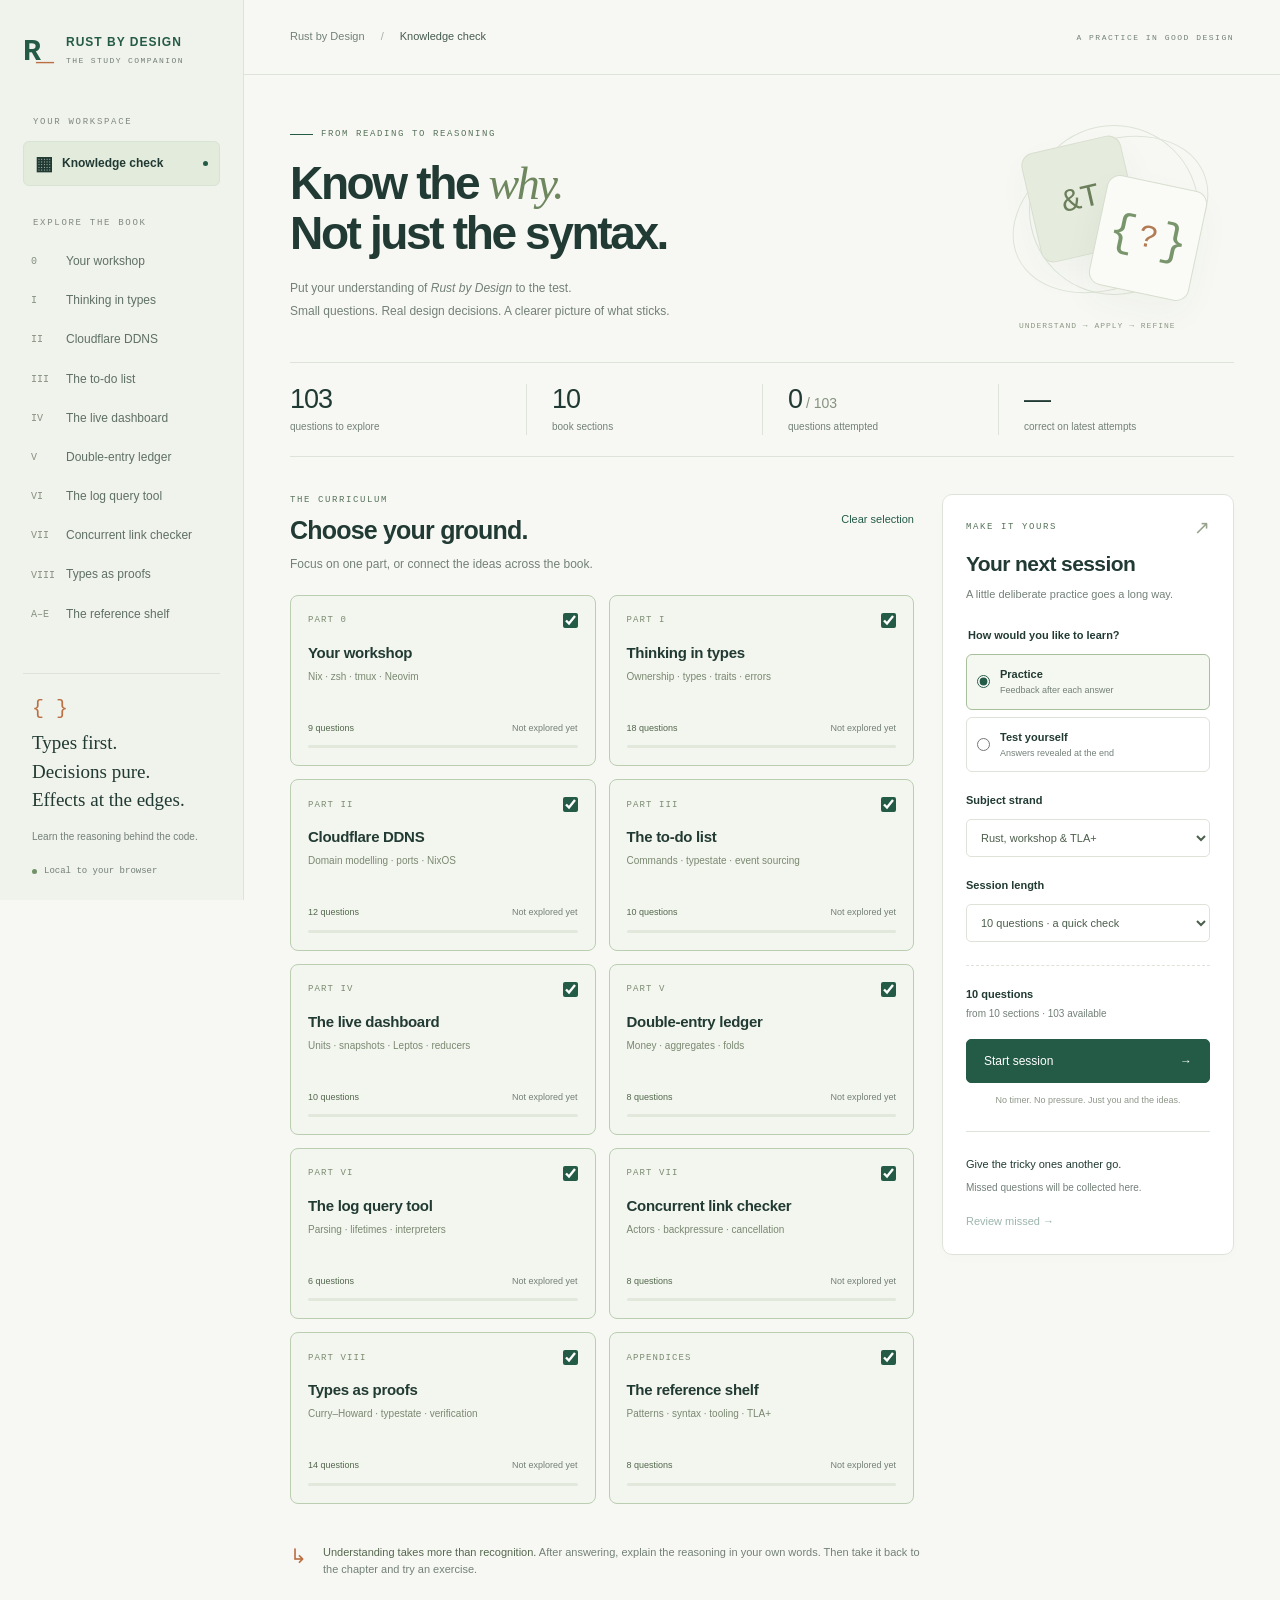
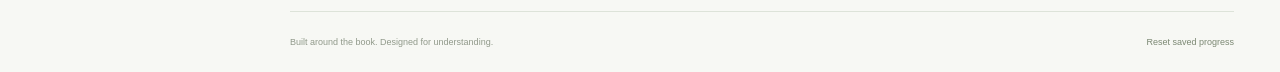
<file: knowledge-check/index.html>
<!doctype html>
<html lang="en">
<head>
  <meta charset="utf-8">
  <meta name="viewport" content="width=device-width, initial-scale=1">
  <meta name="theme-color" content="#173f35">
  <meta name="description" content="A local study companion to Rust by Design. Practise the workshop, Rust foundations, seven projects and TLA+ interludes.">
  <title>Knowledge check · Rust by Design</title>
  <link rel="stylesheet" href="style.css">
  <script src="questions.js" defer></script>
  <script src="engine.js" defer></script>
  <script src="app.js" defer></script>
</head>
<body>
  <a class="skip" href="#main">Skip to content</a>
  <div class="layout">
    <aside class="sidebar">
      <a href="#" class="brand" data-action="home"><span class="brand-mark">R<span>_</span></span><span>RUST BY DESIGN<small>THE STUDY COMPANION</small></span></a>
      <div class="sidebar-label">YOUR WORKSPACE</div>
      <button class="nav-home active" data-action="home"><span>▦</span> Knowledge check <span class="nav-dot"></span></button>
      <div class="sidebar-label sections-label">EXPLORE THE BOOK</div>
      <nav id="section-nav" aria-label="Book sections"></nav>
      <div class="sidebar-note"><span class="tiny-mark">{ }</span><p>Types first.<br>Decisions pure.<br>Effects at the edges.</p><small>Learn the reasoning behind the code.</small></div>
      <div class="local-note"><span></span> Local to your browser</div>
    </aside>
    <div class="workspace">
      <header class="topbar"><span>Rust by Design <span class="slash">/</span> <strong id="breadcrumb">Knowledge check</strong></span><span class="edition">A PRACTICE IN GOOD DESIGN</span></header>
      <main id="main" tabindex="-1"></main>
      <footer><span>Built around the book. Designed for understanding.</span><button class="text-button" data-action="reset">Reset saved progress</button></footer>
    </div>
  </div>
  <dialog id="reset-dialog"><h2>Start with a clean slate?</h2><p>This clears your question history and saved session from this browser.</p><div class="button-row"><button class="secondary" data-action="cancel-reset">Keep my progress</button><button class="primary" data-action="confirm-reset">Reset progress</button></div></dialog>
  <noscript>This quiz needs JavaScript enabled. It runs entirely in your browser.</noscript>
</body>
</html>
</file>
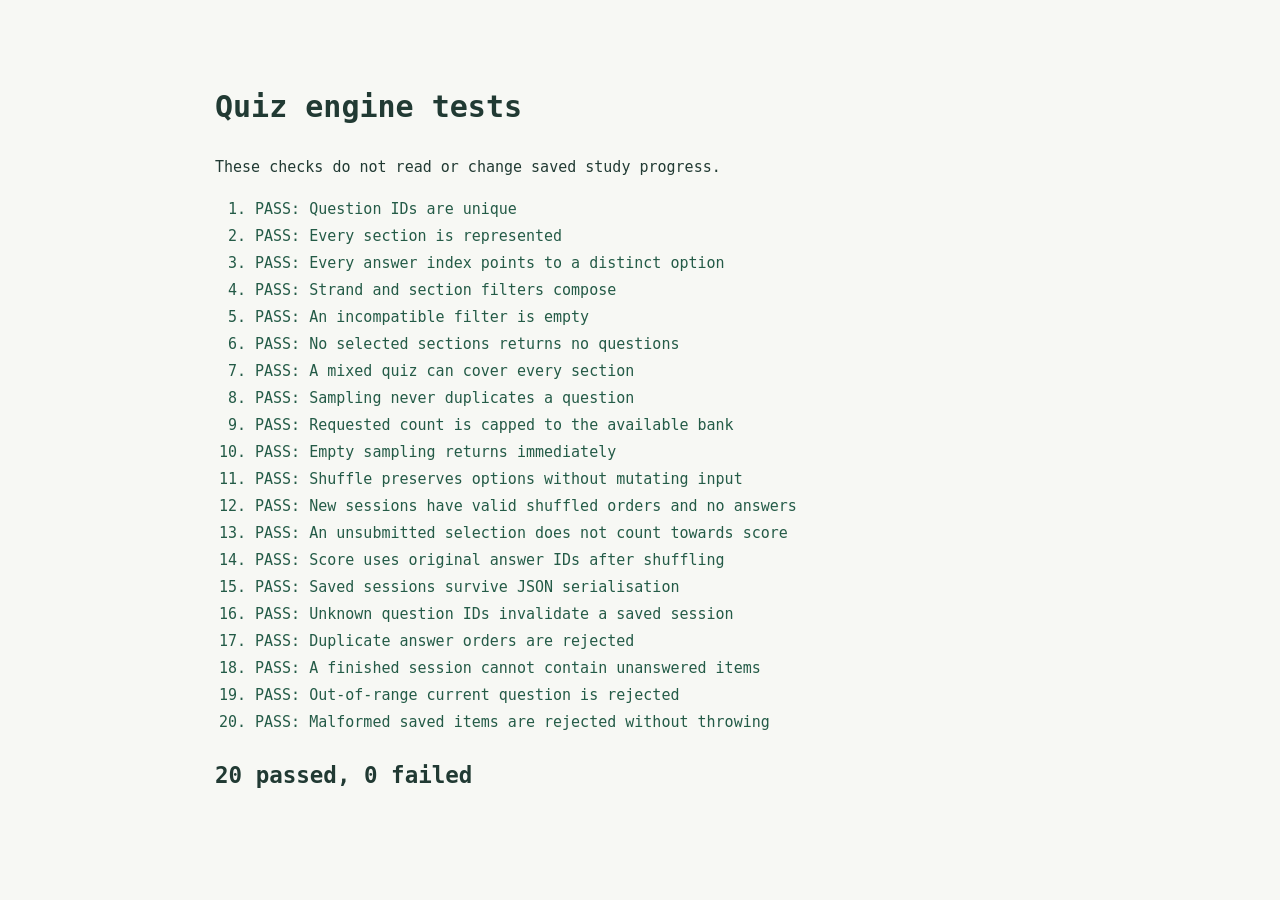
<file: knowledge-check/tests.html>
<!doctype html><html lang="en"><meta charset="utf-8"><title>Knowledge check — tests</title><style>body{max-width:850px;margin:40px auto;padding:20px;font:15px/1.8 monospace;background:#f7f8f4;color:#213a33}.pass{color:#245b47}.fail{color:#a4432c}</style><h1>Quiz engine tests</h1><p>These checks do not read or change saved study progress.</p><ol id="output"></ol><h2 id="result">Running…</h2><script src="questions.js"></script><script src="engine.js"></script><script>
const {questions,sections}=QUIZ_BANK, E=QuizEngine, byId=Object.fromEntries(questions.map(q=>[q.id,q]));
let passed=0,failed=0;
function assert(value,message='Assertion failed'){if(!value)throw new Error(message)}
function test(name,fn){const li=document.createElement('li');try{fn();li.textContent='PASS: '+name;li.className='pass';passed++}catch(e){li.textContent='FAIL: '+name+' — '+e.message;li.className='fail';failed++}document.querySelector('#output').append(li)}
const fixed=()=>0.37;
test('Question IDs are unique',()=>assert(new Set(questions.map(q=>q.id)).size===questions.length));
test('Every section is represented',()=>sections.forEach(s=>assert(questions.some(q=>q.section===s.id))));
test('Every answer index points to a distinct option',()=>questions.forEach(q=>assert(q.options.length===4&&new Set(q.options).size===4&&q.answer>=0&&q.answer<4)));
test('Strand and section filters compose',()=>{const pool=E.eligible(questions,['foundations'],'tla');assert(pool.length===2);assert(pool.every(q=>q.section==='foundations'&&q.strand==='tla'))});
test('An incompatible filter is empty',()=>assert(E.eligible(questions,['workshop'],'tla').length===0));
test('No selected sections returns no questions',()=>assert(E.eligible(questions,[],'all').length===0));
test('A mixed quiz can cover every section',()=>{const sample=E.sample(questions,sections.length,fixed);assert(sample.length===sections.length);assert(new Set(sample.map(q=>q.section)).size===sections.length)});
test('Sampling never duplicates a question',()=>assert(new Set(E.sample(questions,questions.length,fixed).map(q=>q.id)).size===questions.length));
test('Requested count is capped to the available bank',()=>assert(E.sample(questions.slice(0,3),20,fixed).length===3));
test('Empty sampling returns immediately',()=>assert(E.sample([],10,fixed).length===0));
test('Shuffle preserves options without mutating input',()=>{const input=[0,1,2,3];const result=E.shuffle(input,fixed);assert(input.join()==='0,1,2,3');assert([...result].sort().join()==='0,1,2,3');assert(result.join()!==input.join())});
test('New sessions have valid shuffled orders and no answers',()=>{const s=E.createSession(questions,20,'practice',fixed);assert(E.validSession(s,byId));assert(s.items.every(i=>!i.submitted&&i.choice===null));assert(s.items.some(i=>i.order.join()!=='0,1,2,3'))});
test('An unsubmitted selection does not count towards score',()=>{const s=E.createSession(questions,2,'test',fixed);s.items[0].choice=byId[s.items[0].id].answer;assert(E.score(s,byId).correct===0)});
test('Score uses original answer IDs after shuffling',()=>{const s=E.createSession(questions,2,'test',fixed);s.items.forEach((i,n)=>{i.choice=n===0?byId[i.id].answer:(byId[i.id].answer+1)%4;i.submitted=true});const result=E.score(s,byId);assert(result.correct===1&&result.answered===2&&result.percent===50)});
test('Saved sessions survive JSON serialisation',()=>{const s=E.createSession(questions,10,'practice',fixed);s.items[0].choice=0;s.items[0].submitted=true;s.index=1;assert(E.validSession(JSON.parse(JSON.stringify(s)),byId))});
test('Unknown question IDs invalidate a saved session',()=>{const s=E.createSession(questions,1,'practice',fixed);s.items[0].id='missing';assert(!E.validSession(s,byId))});
test('Duplicate answer orders are rejected',()=>{const s=E.createSession(questions,1,'practice',fixed);s.items[0].order=[0,0,2,3];assert(!E.validSession(s,byId))});
test('A finished session cannot contain unanswered items',()=>{const s=E.createSession(questions,1,'practice',fixed);s.finished=true;assert(!E.validSession(s,byId))});
test('Out-of-range current question is rejected',()=>{const s=E.createSession(questions,1,'practice',fixed);s.index=1;assert(!E.validSession(s,byId))});
test('Malformed saved items are rejected without throwing',()=>{const s=E.createSession(questions,1,'practice',fixed);s.items=[null];assert(!E.validSession(s,byId))});
document.querySelector('#result').textContent=`${passed} passed, ${failed} failed`;
document.title=failed?'FAIL — Quiz tests':'PASS — Quiz tests';
</script></html>
</file>
<file: knowledge-check/style.css>
@font-face {
  font-family:Inter;
  src:local('Inter')}
* {
  box-sizing:border-box}
 :root {
  --paper:#f7f8f4;
  --white:#fff;
  --ink:#213a33;
  --muted:#738078;
  --green:#245b47;
  --light-green:#edf3e9;
  --line:#dde3d9;
  --orange:#bb7044;
  --mono:ui-monospace,SFMono-Regular,Consolas,monospace}
body {
  margin:0;
  background:var(--paper);
  color:var(--ink);
  font:14px/1.6 Inter,-apple-system,BlinkMacSystemFont,'Segoe UI',sans-serif}
button,input,select {
  font:inherit}
button,a,input,select {
  -webkit-tap-highlight-color:transparent}
button {
  cursor:pointer}
button:disabled {
  cursor:not-allowed;
  opacity:.45}
a {
  color:var(--green)}
button {
  color:inherit}
button:focus-visible,a:focus-visible,select:focus-visible,input:focus-visible,summary:focus-visible {
  outline:3px solid #b66b3c;
  outline-offset:4px}
button {
  transition:background .15s,transform .15s}
h1,h2,h3,p {
  margin:0}
h1,h2,h3 {
  font-weight:600;
  line-height:1.2}
h2 {
  font-size:25px;
  letter-spacing:-.8px}
h3 {
  font-size:17px;
  letter-spacing:-.3px}
.layout {
  display:grid;
  grid-template-columns:244px minmax(0,1fr);
  min-height:100vh}
.sidebar {
  background:#f0f2ec;
  border-right:1px solid var(--line);
  padding:34px 23px 24px;
  display:flex;
  flex-direction:column;
  position:sticky;
  top:0;
  height:100vh;
  min-height:710px}
.brand {
  display:flex;
  gap:12px;
  align-items:center;
  text-decoration:none;
  font-size:12px;
  letter-spacing:1px;
  font-weight:750;
  line-height:1.4}
.brand small {
  display:block;
  font:8px/2.5 var(--mono);
  letter-spacing:1.4px;
  color:var(--muted)}
.brand-mark {
  font:700 30px var(--mono);
  letter-spacing:-5px;
  margin-right:5px}
.brand-mark span {
  color:var(--orange)}
.sidebar-label {
  font:9px var(--mono);
  letter-spacing:1.7px;
  color:#818a80;
  margin:46px 10px 14px}
.nav-home {
  border:1px solid #d8e3d4;
  background:#e3ebdd;
  border-radius:6px;
  display:flex;
  gap:9px;
  align-items:center;
  width:100%;
  padding:12px 11px;
  font-size:12px;
  font-weight:600}
.nav-home>span:first-child {
  font-size:19px;
  line-height:1}
.nav-dot {
  width:5px;
  height:5px;
  background:var(--green);
  border-radius:50%;
  margin-left:auto}
.sections-label {
  margin-top:32px}
.section-nav {
  display:flex;
  align-items:center;
  text-align:left;
  gap:12px;
  border:0;
  background:transparent;
  padding:10px 8px;
  border-radius:5px;
  width:100%;
  font-size:12px;
  color:#5f7065}
.section-nav:hover,.section-nav.selected {
  background:#e4eade;
  color:var(--ink)}
.part-index {
  width:23px;
  font:10px var(--mono);
  color:#879080;
  flex-shrink:0}
.sidebar-note {
  border-top:1px solid var(--line);
  padding:23px 9px 20px;
  margin-top:auto}
.tiny-mark {
  font:20px var(--mono);
  color:var(--orange)}
.sidebar-note p {
  font-family:Georgia,serif;
  font-size:19px;
  line-height:1.5;
  margin:9px 0}
.sidebar-note small {
  font-size:10px;
  color:var(--muted)}
.local-note {
  font:9px var(--mono);
  color:var(--muted);
  display:flex;
  align-items:center;
  gap:7px;
  margin:0 9px}
.local-note span {
  width:5px;
  height:5px;
  background:#719168;
  border-radius:50%}
.workspace {
  min-width:0;
  display:flex;
  flex-direction:column}
.topbar {
  height:75px;
  border-bottom:1px solid var(--line);
  padding:0 46px;
  display:flex;
  align-items:center;
  justify-content:space-between;
  color:var(--muted);
  font-size:11px}
.topbar strong {
  color:#465b4e;
  font-weight:500}
.slash {
  padding:0 13px;
  color:#a8b0a4}
.edition {
  font:8px var(--mono);
  letter-spacing:1.5px}
main {
  width:100%;
  max-width:1320px;
  margin:0 auto;
  padding:45px 46px 25px;
  outline:0}
.hero {
  display:flex;
  justify-content:space-between;
  align-items:center;
  gap:24px;
  margin-bottom:32px}
.eyebrow {
  font:9px/1.5 var(--mono);
  font-weight:500;
  letter-spacing:1.6px;
  display:flex;
  align-items:center;
  gap:8px;
  color:#58735a}
.green-line {
  height:1px;
  width:23px;
  background:var(--green)}
.hero h1 {
  font-size:clamp(38px,3.6vw,55px);
  letter-spacing:-2.4px;
  line-height:1.08;
  margin:18px 0}
.hero h1 em {
  font-family:Georgia,serif;
  font-weight:400;
  color:#6e875e}
.hero p {
  font-size:12px;
  line-height:1.9;
  color:var(--muted)}
.hero-art {
  position:relative;
  width:230px;
  height:210px;
  flex-shrink:0;
  overflow:hidden}
.orbit {
  border:1px solid #dde3d6;
  position:absolute;
  border-radius:50%;
  width:205px;
  height:145px;
  transform:rotate(-25deg);
  top:22px;
  left:4px}
.orbit-two {
  transform:rotate(45deg);
  width:170px;
  height:170px;
  top:5px;
  left:25px}
.code-tile {
  position:absolute;
  border:1px solid #d7dece;
  border-radius:13px;
  display:flex;
  align-items:center;
  justify-content:center;
  font:45px var(--mono);
  width:102px;
  height:112px;
  box-shadow:0 14px 35px #2b44240a}
.tile-back {
  background:#e5ebdd;
  left:26px;
  top:23px;
  transform:rotate(-13deg);
  font-size:32px;
  color:#6b7f5a}
.tile-front {
  background:#fafbf7;
  left:93px;
  top:62px;
  transform:rotate(12deg);
  gap:3px;
  color:#79956b}
.tile-front span {
  color:#b27b53;
  font-size:32px}
.art-caption {
  position:absolute;
  bottom:0;
  left:15px;
  font:8px var(--mono);
  color:#8d9784;
  letter-spacing:1px}
.stats {
  display:grid;
  grid-template-columns:repeat(4,1fr);
  padding:21px 0;
  border-top:1px solid var(--line);
  border-bottom:1px solid var(--line);
  margin-bottom:37px}
.stats>div {
  padding-left:25px;
  border-left:1px solid var(--line);
  display:flex;
  flex-direction:column;
  gap:4px}
.stats>div:first-child {
  padding-left:0;
  border-left:0}
.stat-value {
  font-size:27px;
  line-height:1.15;
  letter-spacing:-1px;
  font-weight:500}
.stat-value small {
  font-size:14px;
  letter-spacing:0;
  color:#86927e}
.stats>div>span:last-child {
  font-size:10px;
  color:var(--muted)}
.study-layout {
  display:grid;
  grid-template-columns:minmax(0,1fr) 292px;
  gap:28px;
  align-items:start}
.section-heading {
  display:flex;
  justify-content:space-between;
  align-items:center;
  gap:12px}
.section-heading h2 {
  margin-top:7px}
.text-button {
  padding:0;
  border:0;
  background:transparent;
  color:var(--green);
  font-size:11px;
  text-decoration:none;
  text-underline-offset:4px}
.text-button:hover {
  text-decoration:underline}
.muted {
  color:var(--muted);
  font-size:12px}
.section-intro {
  margin:10px 0 21px}
.section-grid {
  display:grid;
  grid-template-columns:repeat(2,minmax(0,1fr));
  gap:13px}
.section-card {
  border:1px solid var(--line);
  border-radius:8px;
  padding:17px;
  background:#fafbf8;
  cursor:pointer;
  min-width:0;
  transition:background .15s,border-color .15s}
.section-card:hover {
  border-color:#9aac91;
  background:white}
.section-card.is-selected {
  border-color:#bbceb2;
  background:#f3f6ee}
.section-card:focus-within {
  outline:2px solid #b66b3c;
  outline-offset:2px}
.card-top {
  display:flex;
  justify-content:space-between;
  align-items:center;
  margin-bottom:16px}
.chapter-tag {
  font:9px var(--mono);
  letter-spacing:1.1px;
  color:#7b8b72}
.section-card input {
  accent-color:var(--green);
  width:15px;
  height:15px;
  margin:0;
  cursor:pointer}
.section-card h3 {
  margin-bottom:7px;
  font-size:15px}
.section-card p {
  font-size:10px;
  line-height:1.65;
  color:#7a8872;
  min-height:33px}
.card-bottom {
  display:flex;
  gap:5px;
  justify-content:space-between;
  margin-top:19px;
  font-size:9px;
  color:var(--muted)}
.card-bottom span:first-child {
  color:#53674e}
.track {
  height:3px;
  border-radius:3px;
  background:#e2e8dc;
  overflow:hidden}
.track span {
  height:100%;
  display:block;
  background:#7d9d69;
  transition:width .2s}
.section-card .track {
  margin-top:10px}
.session-panel {
  background:white;
  border:1px solid var(--line);
  border-radius:10px;
  padding:23px;
  position:sticky;
  top:23px;
  box-shadow:0 5px 15px #233e2c03}
.panel-heading {
  display:flex;
  justify-content:space-between;
  margin-bottom:14px}
.panel-heading>span:last-child {
  font-size:19px;
  line-height:1;
  color:#97a38c}
.session-panel h2 {
  font-size:21px;
  letter-spacing:-.6px}
.session-panel>p {
  font-size:11px;
  line-height:1.7;
  margin:9px 0 23px}
fieldset {
  padding:0;
  border:0;
  margin:0}
legend,.field-label {
  font-size:11px;
  font-weight:600;
  display:block;
  margin-bottom:9px}
.mode-options {
  display:grid;
  gap:7px}
.mode-options label {
  border:1px solid var(--line);
  border-radius:6px;
  display:flex;
  align-items:center;
  gap:10px;
  padding:11px 10px;
  cursor:pointer}
.mode-options label:has(input:checked) {
  border-color:#a9be9b;
  background:#f5f8f0}
.mode-options input {
  accent-color:var(--green);
  margin:0}
.mode-options strong {
  display:block;
  font-size:11px;
  font-weight:600}
.mode-options small {
  display:block;
  font-size:9px;
  color:var(--muted)}
.field-label {
  margin-top:20px}
select {
  display:block;
  width:100%;
  padding:11px 27px 11px 10px;
  color:#4c5f4c;
  font-size:11px;
  background:#fff;
  border:1px solid var(--line);
  border-radius:5px}
.session-summary {
  border-top:1px dashed var(--line);
  padding-top:20px;
  margin:23px 0 17px;
  display:flex;
  flex-direction:column;
  font-size:11px}
.session-summary strong {
  font-weight:600}
.session-summary span {
  color:var(--muted);
  font-size:10px;
  margin-top:3px}
.session-summary small {
  color:#a66340;
  margin-top:6px}
.primary,.secondary {
  border-radius:5px;
  padding:12px 17px;
  font-size:12px;
  font-weight:500;
  display:inline-flex;
  justify-content:center;
  align-items:center;
  gap:16px;
  line-height:1.5}
.primary {
  background:var(--green);
  color:white;
  border:1px solid var(--green)}
.primary:hover:not(:disabled) {
  background:#173e31}
.secondary {
  background:transparent;
  color:var(--green);
  border:1px solid #bbcbb3}
.secondary:hover {
  background:var(--light-green)}
.start-button {
  width:100%;
  justify-content:space-between}
.session-panel>.panel-footnote {
  font-size:9px;
  text-align:center;
  margin:10px -6px 22px;
  color:#8d9688}
.review-box {
  border-top:1px solid var(--line);
  padding-top:20px}
.review-box strong {
  font-size:11px;
  font-weight:500}
.review-box p {
  font-size:10px;
  color:var(--muted);
  margin:6px 0 13px}
.bottom-note {
  display:flex;
  gap:16px;
  padding:25px 0 7px;
  margin-top:15px;
  max-width:630px}
.bottom-note p {
  font-size:11px;
  color:var(--muted)}
.bottom-note strong {
  color:#54674d;
  font-weight:500}
footer {
  margin:auto 46px 0;
  padding:23px 0;
  border-top:1px solid var(--line);
  display:flex;
  justify-content:space-between;
  gap:15px;
  font-size:9px;
  color:#90998a}
footer .text-button {
  font-size:9px;
  color:#7b8873}
.resume-banner {
  background:#eaf0e2;
  border:1px solid #d4dfca;
  padding:17px 20px;
  margin:-12px 0 28px;
  border-radius:6px;
  display:flex;
  justify-content:space-between;
  gap:20px;
  align-items:center}
.resume-banner strong {
  font-weight:500;
  font-size:12px}
.resume-banner span:not([aria-hidden]) {
  display:block;
  font-size:10px;
  color:var(--muted);
  margin-top:3px}
.resume-banner .secondary {
  font-size:11px;
  white-space:nowrap}
.quiz-toolbar {
  display:flex;
  justify-content:space-between;
  margin:0 0 36px}
.mode-badge {
  font:9px var(--mono);
  letter-spacing:1px;
  color:#718163}
.quiz-shell {
  max-width:820px;
  margin:0 auto;
  background:white;
  border:1px solid var(--line);
  border-radius:12px;
  padding:35px}
.question-progress {
  display:flex;
  justify-content:space-between;
  font:10px var(--mono);
  color:#8a9485;
  letter-spacing:1px}
.question-progress strong {
  color:var(--green);
  font-size:15px}
.quiz-track {
  margin:14px 0 33px;
  height:4px}
.question-context {
  display:flex;
  gap:10px;
  justify-content:space-between;
  font-size:10px;
  color:var(--muted);
  margin-bottom:15px;
  flex-wrap:wrap}
.question-context>span:first-child {
  font:9px var(--mono);
  letter-spacing:.5px;
  color:#5d7a4e}
.question-title {
  font-size:27px;
  letter-spacing:-.8px;
  line-height:1.4;
  margin-bottom:27px}
.answers {
  display:grid;
  gap:11px}
.answer {
  display:flex;
  align-items:center;
  gap:13px;
  border:1px solid var(--line);
  border-radius:7px;
  padding:15px;
  cursor:pointer;
  position:relative;
  font-size:13px}
.answer:hover {
  background:#f7f9f3;
  border-color:#b6c6a9}
.answer input {
  position:absolute;
  opacity:0;
  width:1px;
  height:1px}
.answer:focus-within {
  outline:3px solid #b66b3c;
  outline-offset:2px}
.answer-letter {
  font:11px var(--mono);
  display:flex;
  align-items:center;
  justify-content:center;
  flex-shrink:0;
  width:27px;
  height:28px;
  border:1px solid #e1e5db;
  border-radius:5px;
  color:#7b8972}
.answer.chosen {
  border-color:#6d8d58;
  background:#f0f5e9}
.answer.chosen .answer-letter {
  background:var(--green);
  color:white;
  border-color:var(--green)}
.answer.correct {
  border-color:#7a9e63;
  background:#f0f6e9}
.answer.incorrect {
  border-color:#c2896a;
  background:#fcf3ec}
.answer-status {
  font-size:9px;
  margin-left:auto;
  white-space:nowrap;
  font-weight:600;
  color:var(--green)}
.incorrect .answer-status {
  color:#9c4e2a}
.answers:disabled .answer {
  cursor:default}
.feedback {
  margin-top:22px;
  background:#f4f7ef;
  border-left:3px solid #85a76c;
  padding:20px;
  border-radius:0 5px 5px 0}
.feedback.negative {
  border-color:#bf805b;
  background:#faf5ef}
.feedback p {
  font-size:13px;
  line-height:1.8;
  margin:8px 0 12px}
.source-link {
  font-size:11px;
  line-height:1.7;
  text-underline-offset:3px}
.quiz-actions {
  display:flex;
  justify-content:space-between;
  align-items:center;
  gap:18px;
  border-top:1px solid var(--line);
  padding-top:23px;
  margin-top:26px}
.quiz-actions>.muted {
  font-size:10px}
.quiz-actions button {
  white-space:nowrap}
.quiz-save-note {
  text-align:center;
  font-size:10px;
  color:var(--muted);
  padding:22px}
.code-block {
  background:#213b33;
  color:#e6eddd;
  padding:22px;
  border-radius:7px;
  font:12px/1.9 var(--mono);
  overflow:auto;
  margin:0 0 25px;
  white-space:pre-wrap;
  overflow-wrap:anywhere}
.code-block>span {
  display:block;
  font-size:8px;
  letter-spacing:1.5px;
  color:#a8bf98;
  margin-bottom:12px}
.test-saved {
  margin-top:20px;
  color:var(--muted);
  font-size:12px}
.results-hero {
  display:flex;
  align-items:center;
  gap:45px;
  justify-content:space-between;
  padding:10px 0 35px}
.results-hero h1 {
  font-size:39px;
  letter-spacing:-1.5px;
  margin:15px 0;
  max-width:550px}
.results-hero p {
  max-width:500px;
  line-height:1.8}
.button-row {
  display:flex;
  gap:12px;
  flex-wrap:wrap;
  margin-top:24px}
.score-ring {
  width:160px;
  height:160px;
  flex-shrink:0;
  border-radius:50%;
  background:conic-gradient(#6e915a var(--score),#e3e9dc 0);
  padding:8px}
.score-ring>div {
  width:100%;
  height:100%;
  background:var(--paper);
  border-radius:50%;
  display:flex;
  flex-direction:column;
  align-items:center;
  justify-content:center}
.score-ring strong {
  font-weight:500;
  font-size:43px;
  line-height:1.3;
  letter-spacing:-2px}
.score-ring small {
  font-size:21px}
.score-ring span {
  font:8px var(--mono);
  letter-spacing:1px;
  color:#7c8a70}
.breakdown {
  border-top:1px solid var(--line);
  border-bottom:1px solid var(--line);
  padding:27px 0 30px}
.breakdown h2 {
  margin:7px 0 23px}
.breakdown-grid {
  display:grid;
  grid-template-columns:repeat(3,1fr);
  gap:24px}
.breakdown-item>div:first-child {
  display:flex;
  justify-content:space-between;
  gap:10px;
  font-size:11px;
  margin-bottom:9px}
.breakdown-item strong {
  font-weight:500}
.breakdown-item span {
  color:var(--muted)}
.answer-review {
  padding:30px 0}
.answer-review>.muted {
  margin:12px 0 23px}
.review-item {
  border:1px solid var(--line);
  border-radius:7px;
  margin:11px 0;
  background:white}
.review-item summary {
  display:flex;
  align-items:center;
  gap:14px;
  cursor:pointer;
  list-style:none;
  padding:20px;
  font-size:13px}
.review-item summary::-webkit-details-marker {
  display:none}
.review-item summary small {
  display:block;
  color:var(--muted);
  font-size:9px;
  margin-bottom:5px}
.review-icon {
  width:25px;
  height:25px;
  border-radius:50%;
  display:flex;
  align-items:center;
  justify-content:center;
  flex-shrink:0}
.good {
  background:#e6efdc;
  color:#466a32}
.bad {
  background:#f7e9df;
  color:#a15e37}
.expand-icon {
  margin-left:auto;
  color:#87977a}
.review-item[open] .expand-icon {
  transform:rotate(45deg)}
.review-content {
  border-top:1px solid var(--line);
  margin:0 20px;
  padding:18px 0 22px 39px;
  font-size:12px}
.review-content p {
  margin-bottom:12px}
.your-answer {
  color:#7f7c70}
.right-answer {
  color:var(--green);
  font-weight:600}
.storage-warning {
  padding:12px;
  border:1px solid #d5ad82;
  background:#fff4df;
  color:#754c24;
  font-size:12px;
  margin-bottom:22px}
.skip {
  position:fixed;
  left:15px;
  top:-100px;
  z-index:20;
  background:white;
  padding:10px}
.skip:focus {
  top:12px}
.sr-only {
  position:absolute;
  width:1px;
  height:1px;
  overflow:hidden;
  clip:rect(0,0,0,0);
  white-space:nowrap}
dialog {
  max-width:480px;
  width:calc(100% - 32px);
  background:var(--paper);
  color:var(--ink);
  border:1px solid var(--line);
  border-radius:12px;
  padding:30px;
  box-shadow:0 20px 100px #173f3533}
dialog::backdrop {
  background:#142d2666}
dialog p {
  margin-top:15px;
  color:var(--muted);
  font-size:13px}

@media(min-width:1500px) {
  main {
  padding-top:56px}
.hero {
  margin-bottom:42px}
.section-card {
  padding:21px}
.section-card h3 {
  font-size:17px}
.section-card p {
  font-size:11px}
.study-layout {
  gap:34px;
  grid-template-columns:minmax(0,1fr) 310px}
.hero p {
  font-size:14px}
}

@media(max-width:1150px) {
  .layout {
  grid-template-columns:210px minmax(0,1fr)}
.sidebar {
  padding:28px 16px}
.topbar {
  padding:0 28px}
main {
  padding:32px 28px}
.study-layout {
  gap:20px;
  grid-template-columns:minmax(0,1fr) 252px}
.session-panel {
  padding:19px}
.hero-art {
  width:170px;
  transform:scale(.85);
  transform-origin:right center}
.hero h1 {
  font-size:39px}
.edition {
  display:none}
.section-card {
  padding:13px}
.section-card h3 {
  font-size:14px}
.card-bottom {
  font-size:8px}
.stats>div {
  padding-left:15px}
footer {
  margin-left:28px;
  margin-right:28px}
.section-heading h2 {
  font-size:22px}
.sidebar-note p {
  font-size:17px}
}

@media(max-width:950px) {
  .layout {
  grid-template-columns:185px minmax(0,1fr)}
.brand {
  font-size:10px;
  gap:8px}
.brand small {
  font-size:7px;
  letter-spacing:1px}
.section-nav {
  font-size:10px;
  gap:7px}
.nav-home {
  font-size:10px}
.study-layout {
  grid-template-columns:1fr}
.session-panel {
  position:static;
  max-width:none}
.session-panel form {
  display:grid;
  grid-template-columns:1fr 1fr;
  column-gap:20px}
.session-panel fieldset {
  grid-column:1/-1}
.mode-options {
  grid-template-columns:1fr 1fr}
.field-label {
  grid-column:1/-1}
.session-panel select {
  grid-column:1/-1}
.session-summary {
  grid-column:1/-1}
.start-button {
  grid-column:1/-1}
.hero-art {
  display:none}
.hero h1 {
  font-size:42px}
.stats {
  grid-template-columns:1fr 1fr;
  gap:22px}
.stats>div:nth-child(3) {
  padding-left:0;
  border:0}
.section-card {
  padding:18px}
.section-card h3 {
  font-size:16px}
.section-card p {
  font-size:11px}
.card-bottom {
  font-size:10px}
.quiz-shell {
  padding:25px}
.question-title {
  font-size:24px}
.quiz-actions {
  align-items:flex-end}
.quiz-actions>.muted {
  max-width:120px}
.results-hero {
  gap:25px}
.results-hero h1 {
  font-size:30px}
.score-ring {
  width:125px;
  height:125px}
.score-ring strong {
  font-size:35px}
.breakdown-grid {
  grid-template-columns:1fr 1fr}
.answer-status {
  white-space:normal;
  font-size:9px}
.answer-text {
  flex:1}
}

@media(max-width:680px) {
  .layout {
  display:block}
.sidebar {
  height:auto;
  min-height:0;
  position:static;
  padding:16px 20px;
  border-right:0;
  border-bottom:1px solid var(--line);
  display:flex;
  flex-direction:row;
  align-items:center;
  justify-content:space-between}
.brand {
  font-size:11px}
.brand small {
  font-size:7px}
.sidebar-label,.sidebar nav,.sidebar-note,.local-note {
  display:none}
.nav-home {
  width:auto;
  background:transparent;
  border:0;
  padding:8px;
  font-size:10px}
.nav-dot {
  display:none}
.topbar {
  height:48px;
  padding:0 20px;
  font-size:10px}
main {
  padding:29px 20px 15px}
.hero h1 {
  font-size:41px;
  letter-spacing:-1.8px}
.hero p {
  font-size:12px}
.desktop-break {
  display:none}
.hero .eyebrow {
  font-size:8px}
.stats {
  margin-bottom:27px}
.stat-value {
  font-size:26px}
.section-heading h2 {
  font-size:24px}
.section-grid {
  gap:10px}
.section-card {
  padding:14px}
.section-card h3 {
  font-size:14px}
.section-card p {
  font-size:10px;
  min-height:33px}
.card-bottom {
  font-size:8px}
.card-bottom span:last-child {
  text-align:right}
.section-card .track {
  margin-top:9px}
.section-heading>.text-button {
  font-size:10px}
.session-panel {
  padding:22px}
.bottom-note {
  padding-top:15px}
.resume-banner {
  padding:14px;
  flex-direction:column;
  align-items:flex-start;
  gap:12px}
.quiz-toolbar {
  margin-bottom:23px}
.quiz-shell {
  padding:20px 16px}
.question-title {
  font-size:23px}
.question-progress {
  font-size:9px;
  letter-spacing:.6px}
.quiz-track {
  margin-bottom:25px}
.answer {
  padding:12px 10px;
  gap:9px;
  font-size:12px;
  flex-wrap:wrap}
.answer-letter {
  width:23px;
  height:25px}
.answer-text {
  flex:1;
  min-width:160px}
.answer-status {
  margin-left:32px;
  width:100%}
.quiz-actions {
  flex-direction:column;
  align-items:stretch;
  gap:14px}
.quiz-actions>.muted {
  max-width:none}
.quiz-actions button {
  width:100%}
.feedback {
  padding:16px}
.feedback p {
  font-size:12px}
.quiz-save-note {
  padding:18px 5px}
.results-hero {
  flex-direction:column-reverse;
  align-items:flex-start;
  gap:20px}
.results-hero h1 {
  font-size:33px}
.score-ring {
  width:110px;
  height:110px;
  padding:6px}
.score-ring strong {
  font-size:30px}
.score-ring span {
  font-size:7px}
.breakdown-grid {
  grid-template-columns:1fr}
.review-content {
  padding-left:0}
.review-item summary {
  padding:16px;
  gap:10px}
.review-item summary small {
  font-size:8px}
.review-item summary>span:nth-child(2) {
  font-size:12px}
.answer-review .section-heading {
  align-items:flex-start}
.answer-review h2 {
  font-size:22px;
  max-width:240px}
.answer-review .section-heading>.muted {
  white-space:nowrap;
  font-size:10px;
  margin-top:10px}
footer {
  margin:0 20px;
  padding:18px 0;
  font-size:8px;
  align-items:flex-start}
footer span {
  max-width:190px}
.button-row {
  gap:9px}
.button-row button {
  font-size:11px}
}

@media(prefers-reduced-motion:reduce) {
  *,*::before,*::after {
  transition:none!important;
  scroll-behavior:auto!important}
}
</file>
